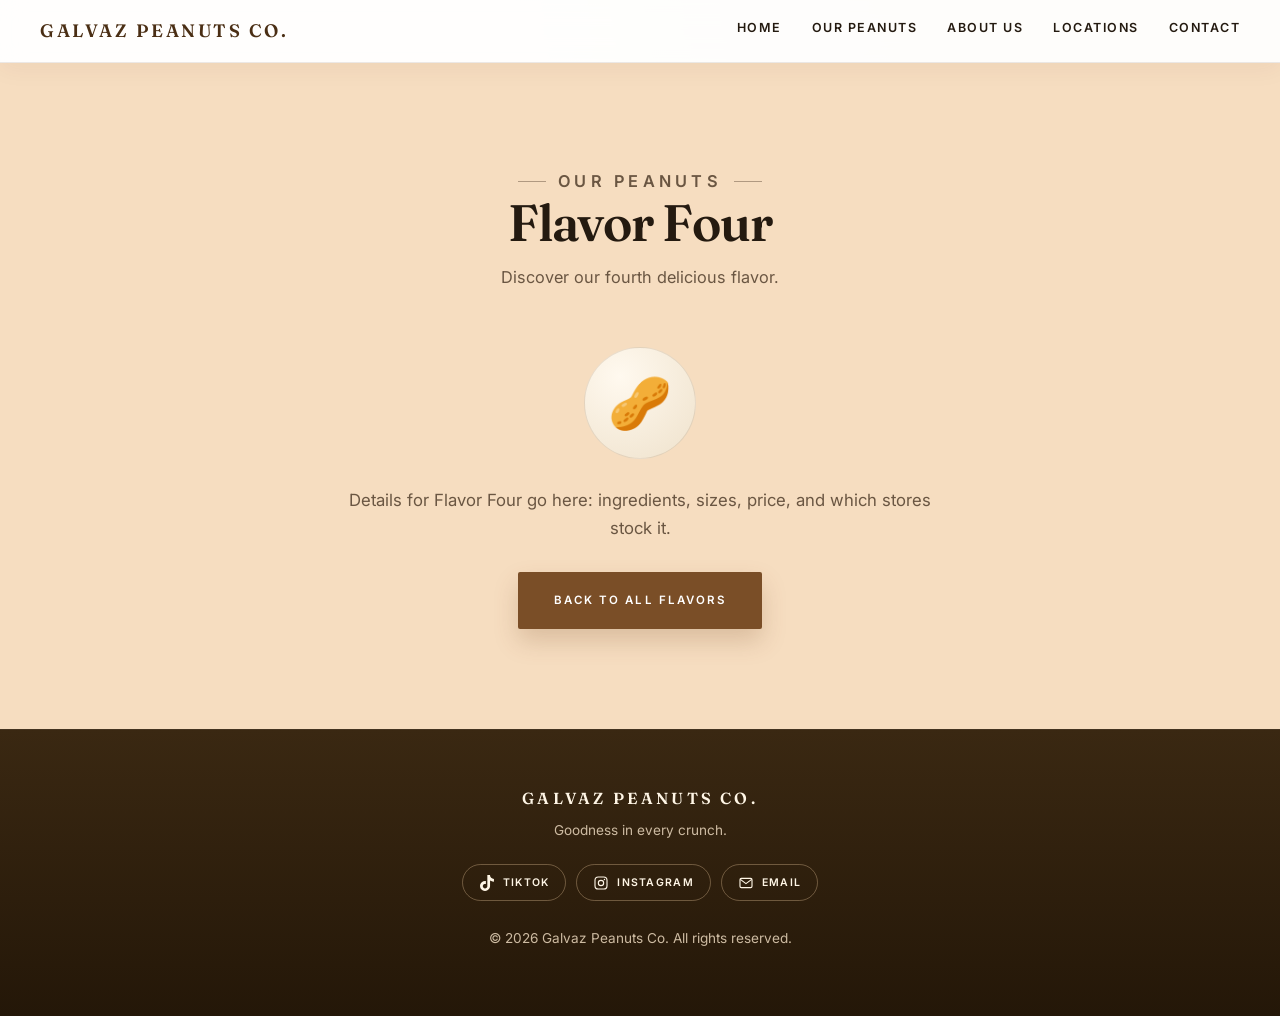
<file: flavor-four.html>
<!DOCTYPE html>
<html lang="en">

<head>
    <meta charset="UTF-8">
    <meta name="viewport" content="width=device-width, initial-scale=1.0">

    <title>Flavor Four | Galvaz Peanuts Co.</title>

    <link rel="stylesheet" href="style.css">

    <!-- Web fonts: Fraunces for headings, Inter for body text -->
    <link rel="preconnect" href="https://fonts.googleapis.com">
    <link rel="preconnect" href="https://fonts.gstatic.com" crossorigin>
    <link href="https://fonts.googleapis.com/css2?family=Fraunces:opsz,wght@9..144,600;9..144,700&family=Inter:wght@400;500;600;700&display=swap" rel="stylesheet">

    <script src="script.js" defer></script>
</head>

<body>

    <!-- Navigation Bar (links point back to index.html) -->
    <header class="navbar">
        <a href="index.html" class="logo">Galvaz Peanuts Co.</a>

        <nav class="nav-links">
            <a href="index.html#home">Home</a>
            <a href="index.html#products">Our Peanuts</a>
            <a href="index.html#about">About Us</a>
            <a href="index.html#locations">Locations</a>
            <a href="index.html#contact">Contact</a>
        </nav>

        <button class="menu-toggle" type="button" aria-label="Open menu">☰</button>
    </header>


    <!-- Single Product Page -->
    <section class="products">

        <div class="section-heading reveal">
            <p class="subtitle">OUR PEANUTS</p>
            <h2>Flavor Four</h2>
            <p>Discover our fourth delicious flavor.</p>
        </div>

        <div class="product-detail">

            <div class="product-image">🥜</div>

            <p>
                Details for Flavor Four go here: ingredients, sizes,
                price, and which stores stock it.
            </p>

            <a href="index.html#products" class="main-button">
                BACK TO ALL FLAVORS
            </a>

        </div>

    </section>


    <!-- Footer -->
    <footer class="footer">

        <h3>GALVAZ PEANUTS CO.</h3>

        <p>Goodness in every crunch.</p>

        <div class="social-links">

            <a href="https://www.tiktok.com/@luisitospeanuts8" target="_blank" rel="noopener">
                <svg viewBox="0 0 24 24" aria-hidden="true" fill="currentColor">
                    <path d="M12.525.02c1.31-.02 2.61-.01 3.91-.02.08 1.53.63 3.09 1.75 4.17 1.12 1.11 2.7 1.62 4.24 1.79v4.03c-1.44-.05-2.89-.35-4.2-.97-.57-.26-1.1-.59-1.62-.93-.01 2.92.01 5.84-.02 8.75-.08 1.4-.54 2.79-1.35 3.94-1.31 1.92-3.58 3.17-5.91 3.21-1.43.08-2.86-.31-4.08-1.03-2.02-1.19-3.44-3.37-3.65-5.71-.02-.5-.03-1-.01-1.49.18-1.9 1.12-3.72 2.58-4.96 1.66-1.44 3.98-2.13 6.15-1.72.02 1.48-.04 2.96-.04 4.44-.99-.32-2.15-.23-3.02.37-.63.41-1.11 1.04-1.36 1.75-.21.51-.15 1.07-.14 1.61.24 1.64 1.82 3.02 3.5 2.87 1.12-.01 2.19-.66 2.77-1.61.19-.33.4-.67.41-1.06.1-1.79.06-3.57.07-5.36.01-4.03-.01-8.05.02-12.07z"/>
                </svg>
                TikTok
            </a>

            <a href="https://www.instagram.com/galvezpeanuts_/" target="_blank" rel="noopener">
                <svg viewBox="0 0 24 24" aria-hidden="true" fill="none" stroke="currentColor" stroke-width="1.7" stroke-linecap="round" stroke-linejoin="round">
                    <rect x="3" y="3" width="18" height="18" rx="5"/>
                    <circle cx="12" cy="12" r="4"/>
                    <circle cx="17.2" cy="6.8" r="1.1" fill="currentColor" stroke="none"/>
                </svg>
                Instagram
            </a>

            <a href="mailto:galvezpeanuts@gmail.com">
                <svg viewBox="0 0 24 24" aria-hidden="true" fill="none" stroke="currentColor" stroke-width="1.7" stroke-linecap="round" stroke-linejoin="round">
                    <rect x="3" y="5" width="18" height="14" rx="2"/>
                    <path d="m4 7 8 6 8-6"/>
                </svg>
                Email
            </a>

        </div>

        <p>© <span id="year"></span> Galvaz Peanuts Co. All rights reserved.</p>

    </footer>

</body>
</html>
</file>
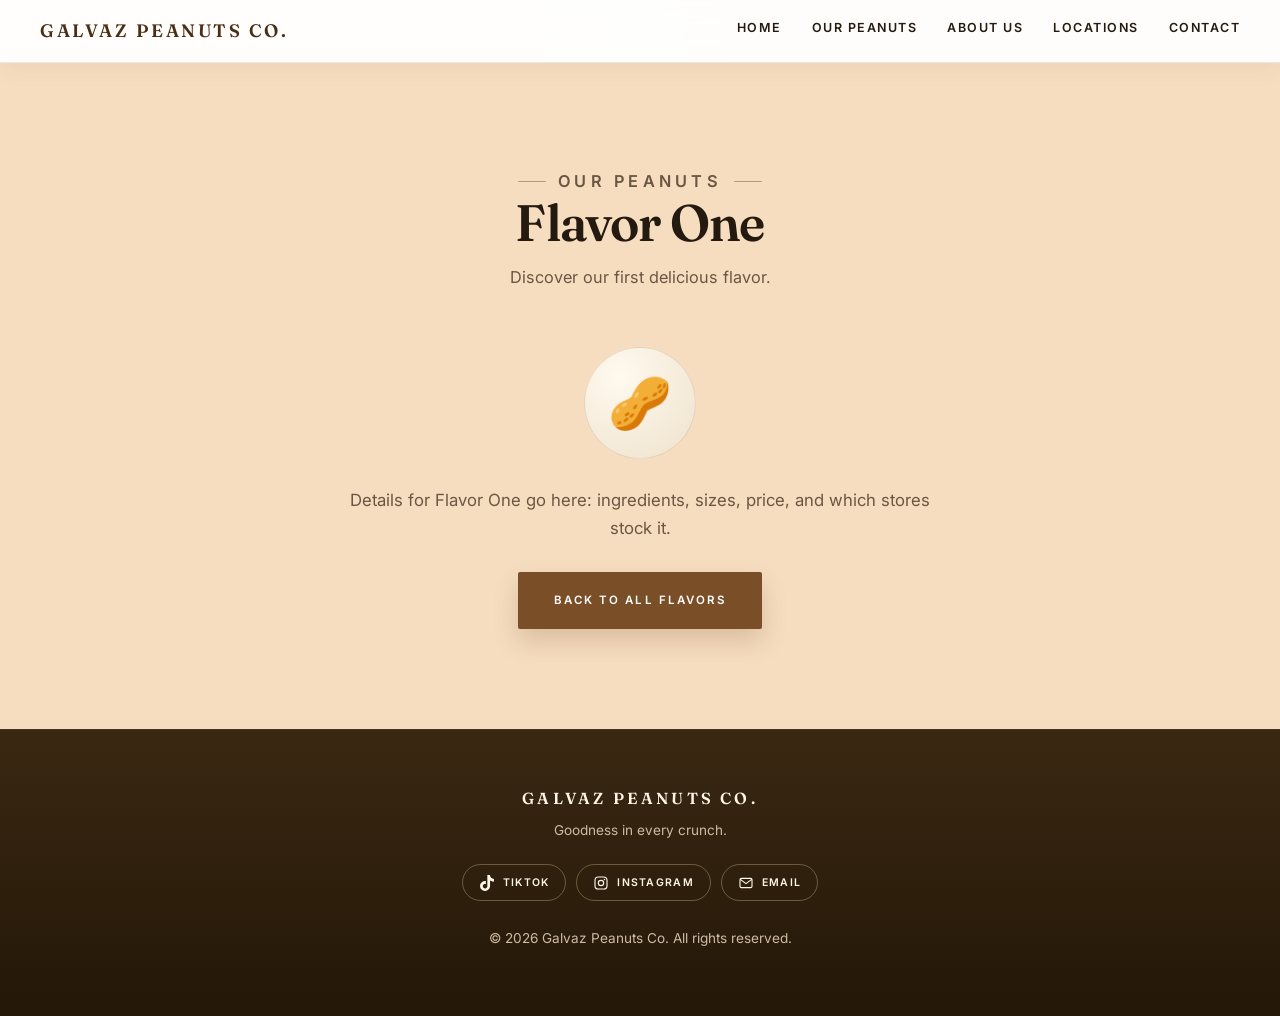
<file: flavor-one.html>
<!DOCTYPE html>
<html lang="en">

<head>
    <meta charset="UTF-8">
    <meta name="viewport" content="width=device-width, initial-scale=1.0">

    <title>Flavor One | Galvaz Peanuts Co.</title>

    <link rel="stylesheet" href="style.css">

    <!-- Web fonts: Fraunces for headings, Inter for body text -->
    <link rel="preconnect" href="https://fonts.googleapis.com">
    <link rel="preconnect" href="https://fonts.gstatic.com" crossorigin>
    <link href="https://fonts.googleapis.com/css2?family=Fraunces:opsz,wght@9..144,600;9..144,700&family=Inter:wght@400;500;600;700&display=swap" rel="stylesheet">

    <script src="script.js" defer></script>
</head>

<body>

    <!-- Navigation Bar (links point back to index.html) -->
    <header class="navbar">
        <a href="index.html" class="logo">Galvaz Peanuts Co.</a>

        <nav class="nav-links">
            <a href="index.html#home">Home</a>
            <a href="index.html#products">Our Peanuts</a>
            <a href="index.html#about">About Us</a>
            <a href="index.html#locations">Locations</a>
            <a href="index.html#contact">Contact</a>
        </nav>

        <button class="menu-toggle" type="button" aria-label="Open menu">☰</button>
    </header>


    <!-- Single Product Page -->
    <section class="products">

        <div class="section-heading reveal">
            <p class="subtitle">OUR PEANUTS</p>
            <h2>Flavor One</h2>
            <p>Discover our first delicious flavor.</p>
        </div>

        <div class="product-detail">

            <div class="product-image">🥜</div>

            <p>
                Details for Flavor One go here: ingredients, sizes,
                price, and which stores stock it.
            </p>

            <a href="index.html#products" class="main-button">
                BACK TO ALL FLAVORS
            </a>

        </div>

    </section>


    <!-- Footer -->
    <footer class="footer">

        <h3>GALVAZ PEANUTS CO.</h3>

        <p>Goodness in every crunch.</p>

        <div class="social-links">

            <a href="https://www.tiktok.com/@luisitospeanuts8" target="_blank" rel="noopener">
                <svg viewBox="0 0 24 24" aria-hidden="true" fill="currentColor">
                    <path d="M12.525.02c1.31-.02 2.61-.01 3.91-.02.08 1.53.63 3.09 1.75 4.17 1.12 1.11 2.7 1.62 4.24 1.79v4.03c-1.44-.05-2.89-.35-4.2-.97-.57-.26-1.1-.59-1.62-.93-.01 2.92.01 5.84-.02 8.75-.08 1.4-.54 2.79-1.35 3.94-1.31 1.92-3.58 3.17-5.91 3.21-1.43.08-2.86-.31-4.08-1.03-2.02-1.19-3.44-3.37-3.65-5.71-.02-.5-.03-1-.01-1.49.18-1.9 1.12-3.72 2.58-4.96 1.66-1.44 3.98-2.13 6.15-1.72.02 1.48-.04 2.96-.04 4.44-.99-.32-2.15-.23-3.02.37-.63.41-1.11 1.04-1.36 1.75-.21.51-.15 1.07-.14 1.61.24 1.64 1.82 3.02 3.5 2.87 1.12-.01 2.19-.66 2.77-1.61.19-.33.4-.67.41-1.06.1-1.79.06-3.57.07-5.36.01-4.03-.01-8.05.02-12.07z"/>
                </svg>
                TikTok
            </a>

            <a href="https://www.instagram.com/galvezpeanuts_/" target="_blank" rel="noopener">
                <svg viewBox="0 0 24 24" aria-hidden="true" fill="none" stroke="currentColor" stroke-width="1.7" stroke-linecap="round" stroke-linejoin="round">
                    <rect x="3" y="3" width="18" height="18" rx="5"/>
                    <circle cx="12" cy="12" r="4"/>
                    <circle cx="17.2" cy="6.8" r="1.1" fill="currentColor" stroke="none"/>
                </svg>
                Instagram
            </a>

            <a href="mailto:galvezpeanuts@gmail.com">
                <svg viewBox="0 0 24 24" aria-hidden="true" fill="none" stroke="currentColor" stroke-width="1.7" stroke-linecap="round" stroke-linejoin="round">
                    <rect x="3" y="5" width="18" height="14" rx="2"/>
                    <path d="m4 7 8 6 8-6"/>
                </svg>
                Email
            </a>

        </div>

        <p>© <span id="year"></span> Galvaz Peanuts Co. All rights reserved.</p>

    </footer>

</body>
</html>
</file>
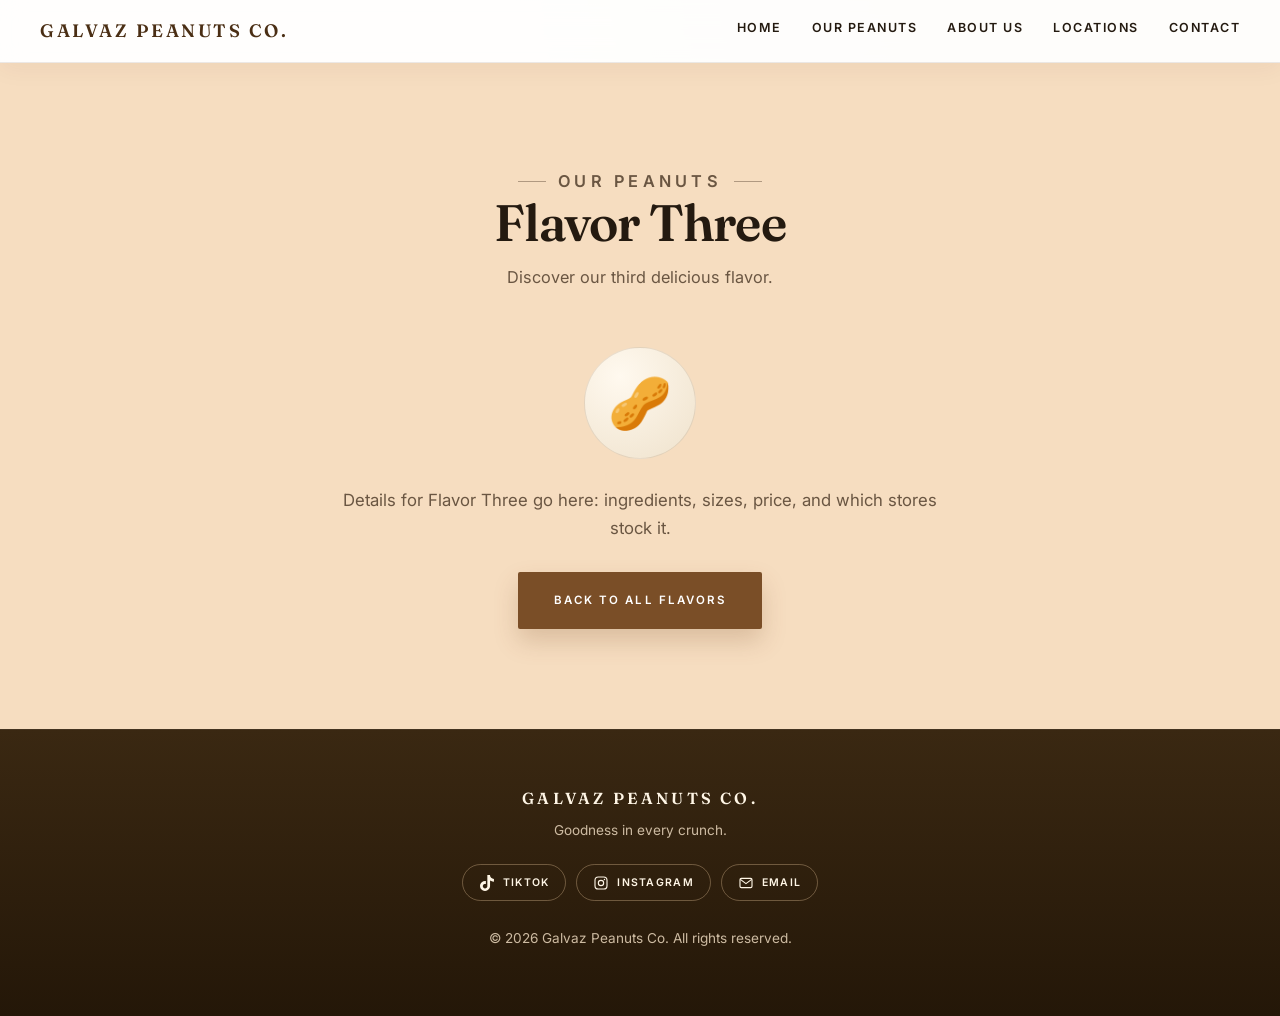
<file: flavor-three.html>
<!DOCTYPE html>
<html lang="en">

<head>
    <meta charset="UTF-8">
    <meta name="viewport" content="width=device-width, initial-scale=1.0">

    <title>Flavor Three | Galvaz Peanuts Co.</title>

    <link rel="stylesheet" href="style.css">

    <!-- Web fonts: Fraunces for headings, Inter for body text -->
    <link rel="preconnect" href="https://fonts.googleapis.com">
    <link rel="preconnect" href="https://fonts.gstatic.com" crossorigin>
    <link href="https://fonts.googleapis.com/css2?family=Fraunces:opsz,wght@9..144,600;9..144,700&family=Inter:wght@400;500;600;700&display=swap" rel="stylesheet">

    <script src="script.js" defer></script>
</head>

<body>

    <!-- Navigation Bar (links point back to index.html) -->
    <header class="navbar">
        <a href="index.html" class="logo">Galvaz Peanuts Co.</a>

        <nav class="nav-links">
            <a href="index.html#home">Home</a>
            <a href="index.html#products">Our Peanuts</a>
            <a href="index.html#about">About Us</a>
            <a href="index.html#locations">Locations</a>
            <a href="index.html#contact">Contact</a>
        </nav>

        <button class="menu-toggle" type="button" aria-label="Open menu">☰</button>
    </header>


    <!-- Single Product Page -->
    <section class="products">

        <div class="section-heading reveal">
            <p class="subtitle">OUR PEANUTS</p>
            <h2>Flavor Three</h2>
            <p>Discover our third delicious flavor.</p>
        </div>

        <div class="product-detail">

            <div class="product-image">🥜</div>

            <p>
                Details for Flavor Three go here: ingredients, sizes,
                price, and which stores stock it.
            </p>

            <a href="index.html#products" class="main-button">
                BACK TO ALL FLAVORS
            </a>

        </div>

    </section>


    <!-- Footer -->
    <footer class="footer">

        <h3>GALVAZ PEANUTS CO.</h3>

        <p>Goodness in every crunch.</p>

        <div class="social-links">

            <a href="https://www.tiktok.com/@luisitospeanuts8" target="_blank" rel="noopener">
                <svg viewBox="0 0 24 24" aria-hidden="true" fill="currentColor">
                    <path d="M12.525.02c1.31-.02 2.61-.01 3.91-.02.08 1.53.63 3.09 1.75 4.17 1.12 1.11 2.7 1.62 4.24 1.79v4.03c-1.44-.05-2.89-.35-4.2-.97-.57-.26-1.1-.59-1.62-.93-.01 2.92.01 5.84-.02 8.75-.08 1.4-.54 2.79-1.35 3.94-1.31 1.92-3.58 3.17-5.91 3.21-1.43.08-2.86-.31-4.08-1.03-2.02-1.19-3.44-3.37-3.65-5.71-.02-.5-.03-1-.01-1.49.18-1.9 1.12-3.72 2.58-4.96 1.66-1.44 3.98-2.13 6.15-1.72.02 1.48-.04 2.96-.04 4.44-.99-.32-2.15-.23-3.02.37-.63.41-1.11 1.04-1.36 1.75-.21.51-.15 1.07-.14 1.61.24 1.64 1.82 3.02 3.5 2.87 1.12-.01 2.19-.66 2.77-1.61.19-.33.4-.67.41-1.06.1-1.79.06-3.57.07-5.36.01-4.03-.01-8.05.02-12.07z"/>
                </svg>
                TikTok
            </a>

            <a href="https://www.instagram.com/galvezpeanuts_/" target="_blank" rel="noopener">
                <svg viewBox="0 0 24 24" aria-hidden="true" fill="none" stroke="currentColor" stroke-width="1.7" stroke-linecap="round" stroke-linejoin="round">
                    <rect x="3" y="3" width="18" height="18" rx="5"/>
                    <circle cx="12" cy="12" r="4"/>
                    <circle cx="17.2" cy="6.8" r="1.1" fill="currentColor" stroke="none"/>
                </svg>
                Instagram
            </a>

            <a href="mailto:galvezpeanuts@gmail.com">
                <svg viewBox="0 0 24 24" aria-hidden="true" fill="none" stroke="currentColor" stroke-width="1.7" stroke-linecap="round" stroke-linejoin="round">
                    <rect x="3" y="5" width="18" height="14" rx="2"/>
                    <path d="m4 7 8 6 8-6"/>
                </svg>
                Email
            </a>

        </div>

        <p>© <span id="year"></span> Galvaz Peanuts Co. All rights reserved.</p>

    </footer>

</body>
</html>
</file>
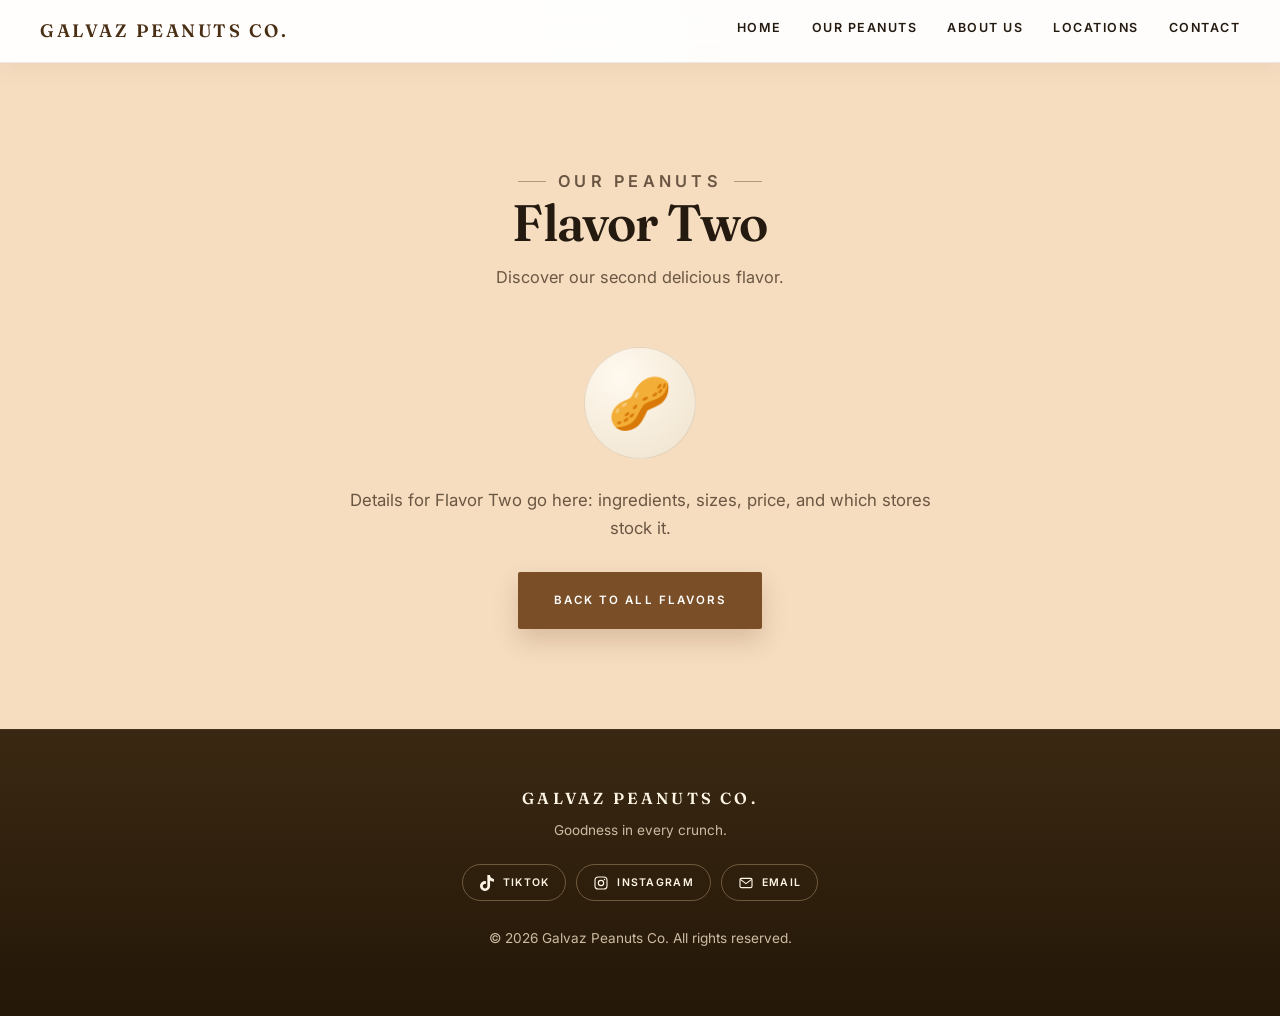
<file: flavor-two.html>
<!DOCTYPE html>
<html lang="en">

<head>
    <meta charset="UTF-8">
    <meta name="viewport" content="width=device-width, initial-scale=1.0">

    <title>Flavor Two | Galvaz Peanuts Co.</title>

    <link rel="stylesheet" href="style.css">

    <!-- Web fonts: Fraunces for headings, Inter for body text -->
    <link rel="preconnect" href="https://fonts.googleapis.com">
    <link rel="preconnect" href="https://fonts.gstatic.com" crossorigin>
    <link href="https://fonts.googleapis.com/css2?family=Fraunces:opsz,wght@9..144,600;9..144,700&family=Inter:wght@400;500;600;700&display=swap" rel="stylesheet">

    <script src="script.js" defer></script>
</head>

<body>

    <!-- Navigation Bar (links point back to index.html) -->
    <header class="navbar">
        <a href="index.html" class="logo">Galvaz Peanuts Co.</a>

        <nav class="nav-links">
            <a href="index.html#home">Home</a>
            <a href="index.html#products">Our Peanuts</a>
            <a href="index.html#about">About Us</a>
            <a href="index.html#locations">Locations</a>
            <a href="index.html#contact">Contact</a>
        </nav>

        <button class="menu-toggle" type="button" aria-label="Open menu">☰</button>
    </header>


    <!-- Single Product Page -->
    <section class="products">

        <div class="section-heading reveal">
            <p class="subtitle">OUR PEANUTS</p>
            <h2>Flavor Two</h2>
            <p>Discover our second delicious flavor.</p>
        </div>

        <div class="product-detail">

            <div class="product-image">🥜</div>

            <p>
                Details for Flavor Two go here: ingredients, sizes,
                price, and which stores stock it.
            </p>

            <a href="index.html#products" class="main-button">
                BACK TO ALL FLAVORS
            </a>

        </div>

    </section>


    <!-- Footer -->
    <footer class="footer">

        <h3>GALVAZ PEANUTS CO.</h3>

        <p>Goodness in every crunch.</p>

        <div class="social-links">

            <a href="https://www.tiktok.com/@luisitospeanuts8" target="_blank" rel="noopener">
                <svg viewBox="0 0 24 24" aria-hidden="true" fill="currentColor">
                    <path d="M12.525.02c1.31-.02 2.61-.01 3.91-.02.08 1.53.63 3.09 1.75 4.17 1.12 1.11 2.7 1.62 4.24 1.79v4.03c-1.44-.05-2.89-.35-4.2-.97-.57-.26-1.1-.59-1.62-.93-.01 2.92.01 5.84-.02 8.75-.08 1.4-.54 2.79-1.35 3.94-1.31 1.92-3.58 3.17-5.91 3.21-1.43.08-2.86-.31-4.08-1.03-2.02-1.19-3.44-3.37-3.65-5.71-.02-.5-.03-1-.01-1.49.18-1.9 1.12-3.72 2.58-4.96 1.66-1.44 3.98-2.13 6.15-1.72.02 1.48-.04 2.96-.04 4.44-.99-.32-2.15-.23-3.02.37-.63.41-1.11 1.04-1.36 1.75-.21.51-.15 1.07-.14 1.61.24 1.64 1.82 3.02 3.5 2.87 1.12-.01 2.19-.66 2.77-1.61.19-.33.4-.67.41-1.06.1-1.79.06-3.57.07-5.36.01-4.03-.01-8.05.02-12.07z"/>
                </svg>
                TikTok
            </a>

            <a href="https://www.instagram.com/galvezpeanuts_/" target="_blank" rel="noopener">
                <svg viewBox="0 0 24 24" aria-hidden="true" fill="none" stroke="currentColor" stroke-width="1.7" stroke-linecap="round" stroke-linejoin="round">
                    <rect x="3" y="3" width="18" height="18" rx="5"/>
                    <circle cx="12" cy="12" r="4"/>
                    <circle cx="17.2" cy="6.8" r="1.1" fill="currentColor" stroke="none"/>
                </svg>
                Instagram
            </a>

            <a href="mailto:galvezpeanuts@gmail.com">
                <svg viewBox="0 0 24 24" aria-hidden="true" fill="none" stroke="currentColor" stroke-width="1.7" stroke-linecap="round" stroke-linejoin="round">
                    <rect x="3" y="5" width="18" height="14" rx="2"/>
                    <path d="m4 7 8 6 8-6"/>
                </svg>
                Email
            </a>

        </div>

        <p>© <span id="year"></span> Galvaz Peanuts Co. All rights reserved.</p>

    </footer>

</body>
</html>
</file>
<file: style.css>
/* ============================================================
   style.css  -  how the Galvaz Peanuts page LOOKS
   ============================================================

   Organised top to bottom, in the same order as index.html:

       1. Colours and base settings
       2. Navigation bar
       3. Hero (the big opening section)
       4. Products
       5. About
       6. Contact form
       7. Footer
       8. Animations
       9. Mobile screens

   A rule looks like:   selector { property: value; }
   The selector is the class from your HTML, e.g. ".hero".
   ============================================================ */


/* ------------------------------------------------------------
   1. COLOURS AND BASE SETTINGS

   Variables store a colour once and reuse it everywhere.
   Change --brown here and the whole site updates.
   ------------------------------------------------------------ */

:root {
    /* Type: two fonts, one for headings, one for everything else.
       Both load from Google Fonts in each HTML file. The names after
       the real font are fallbacks used if the download fails. */
    --font-display: "Fraunces", Georgia, "Times New Roman", serif;
    --font-body: "Inter", "Helvetica Neue", Arial, sans-serif;

    /* Colour */
    --cream: #F4ECDF;        /* page background */
    --cream-light: #FFFCF7;  /* card background */
    --brown: #7A4E27;        /* main brand colour */
    --brown-dark: #4A2E14;   /* hover / footer */
    --gold: #B9822F;         /* small accents */
    --ink: #241A10;          /* main text */
    --muted: #6A5642;        /* secondary text */

    /* One background colour per section, so each band of the page
       looks different as you scroll. */
    --band-products: #F6DDC0;   /* warm peach */
    --band-locations: #DCE4CF;  /* soft sage */
    --band-contact: #E9C6A8;    /* terracotta */

    /* Corners and shadows, so every box matches. */
    --radius: 6px;
    --shadow-soft: 0 12px 30px rgba(74, 46, 20, 0.10);
    --shadow-lift: 0 26px 50px rgba(74, 46, 20, 0.18);
}

/* Removes the browser's default spacing so we control it ourselves. */
* {
    box-sizing: border-box;
}

html {
    /* Links glide instead of jumping (CSS version of the JS smooth scroll). */
    scroll-behavior: smooth;
}

body {
    margin: 0;
    background-color: var(--cream);
    /* A warm glow at the top of the page, behind the hero. */
    background-image: radial-gradient(70% 50% at 85% 0%, rgba(185, 130, 47, 0.14), transparent 65%);
    background-repeat: no-repeat;
    color: var(--ink);
    font-family: var(--font-body);
    line-height: 1.65;
    -webkit-font-smoothing: antialiased;
}

/* The colour of selected text - a small brand touch. */
::selection {
    background-color: var(--gold);
    color: #ffffff;
}

/* Headings use a serif font for a more classic, "brand" feel. */
h1, h2, h3 {
    margin: 0 0 16px;
    font-family: var(--font-display);
    font-weight: 600;
    letter-spacing: -0.015em;
    line-height: 1.08;
}

a {
    color: inherit;
    text-decoration: none;
}

img {
    display: block;
    max-width: 100%;
}

/* A visible gold ring when you tab through the page with the keyboard. */
:focus-visible {
    outline: 2px solid var(--gold);
    outline-offset: 3px;
}

/* Stops the sticky navbar covering the top of each section when you jump to it. */
section {
    scroll-margin-top: 80px;
}


/* ------------------------------------------------------------
   2. NAVIGATION BAR
   ------------------------------------------------------------ */

.navbar {
    /* sticky = stays at the top while you scroll */
    position: sticky;
    top: 0;
    z-index: 100;

    display: flex;
    align-items: center;
    justify-content: space-between;
    gap: 24px;

    padding: 16px 40px;
    /* Slightly see-through, so content blurs underneath as you scroll. */
    background-color: rgba(255, 255, 255, 0.92);
    backdrop-filter: blur(12px);
    border-bottom: 1px solid rgba(74, 46, 20, 0.10);
    box-shadow: 0 6px 24px rgba(74, 46, 20, 0.05);
}

.logo {
    font-family: var(--font-display);
    font-size: 18px;
    font-weight: 600;
    letter-spacing: 0.14em;
    text-transform: uppercase;
    color: var(--brown-dark);
    white-space: nowrap;
}

.nav-links {
    display: flex;
    gap: 30px;
}

.nav-links a {
    position: relative;
    padding-bottom: 6px;
    font-size: 12.5px;
    font-weight: 600;
    letter-spacing: 0.12em;
    text-transform: uppercase;
    transition: color 0.2s;
}

/* The underline that grows out from the left on hover.
   It is an invisible line that widens, not a real border, so it
   slides instead of snapping on. */
.nav-links a::after {
    content: "";
    position: absolute;
    left: 0;
    bottom: 0;
    width: 100%;
    height: 2px;
    background-color: var(--brown);
    transform: scaleX(0);
    transform-origin: left;
    transition: transform 0.25s ease;
}

/* .active is added by script.js for the section you are viewing. */
.nav-links a:hover,
.nav-links a.active {
    color: var(--brown);
}

.nav-links a:hover::after,
.nav-links a.active::after {
    transform: scaleX(1);
}

/* Hidden on desktop, shown on phones (rule 9). */
.menu-toggle {
    display: none;
}


/* ------------------------------------------------------------
   3. HERO
   Two columns: text on the left, image on the right.
   ------------------------------------------------------------ */

.hero {
    display: grid;
    /* A little more room for the text than the photo. */
    grid-template-columns: 1.05fr 1fr;
    align-items: center;
    gap: 64px;

    max-width: 1200px;
    margin: 0 auto;
    padding: 110px 40px 120px;
}

.subtitle {
    margin-bottom: 16px;
    font-size: 11.5px;
    font-weight: 600;
    letter-spacing: 0.26em;
    text-transform: uppercase;
    color: var(--brown);
}

/* A short line in front of the label, like most modern sites use. */
.hero .subtitle {
    display: inline-flex;
    align-items: center;
    gap: 12px;
}

.hero .subtitle::before {
    content: "";
    width: 32px;
    height: 1px;
    background-color: currentColor;
    opacity: 0.55;
}

.hero h1 {
    /* clamp(min, ideal, max) = scales with screen width, never too small or big. */
    font-size: clamp(3rem, 7.5vw, 5.4rem);
    line-height: 0.98;
    letter-spacing: -0.03em;
    margin-bottom: 26px;
}

.hero-description {
    max-width: 40ch;
    margin-bottom: 36px;
    font-size: 1.12rem;
    color: var(--muted);
}

.main-button {
    display: inline-block;
    padding: 19px 36px;
    background-color: var(--brown);
    color: #ffffff;
    font-family: inherit;
    font-size: 11.5px;
    font-weight: 600;
    letter-spacing: 0.18em;
    text-transform: uppercase;
    border: none;
    border-radius: 2px;
    cursor: pointer;
    box-shadow: 0 12px 24px rgba(122, 78, 39, 0.22);
    transition: background-color 0.2s, transform 0.2s, box-shadow 0.2s;
}

.main-button:hover {
    background-color: var(--brown-dark);
    transform: translateY(-2px);
    box-shadow: 0 18px 32px rgba(74, 46, 20, 0.28);
}

/* The photo gets a thin offset frame behind it - a common
   magazine-style trick that makes a plain image feel designed. */
.hero-image {
    position: relative;
}

.hero-image::before {
    content: "";
    position: absolute;
    inset: 22px -22px -22px 22px;
    border: 1px solid rgba(122, 78, 39, 0.30);
    border-radius: var(--radius);
}

.hero-image img {
    /* position: relative lifts the photo above the frame. */
    position: relative;
    width: 100%;
    /* Keeps the image the same shape whatever size loads. */
    aspect-ratio: 7 / 6;
    object-fit: cover;
    border-radius: var(--radius);
    box-shadow: var(--shadow-lift);
}


/* ------------------------------------------------------------
   4. PRODUCTS
   ------------------------------------------------------------ */

/* Each section paints its own colour right across the page.
   The padding is what keeps the content centred and 1200px wide:
   max(40px, ...) means "whichever is bigger", so phones get 40px
   and wide screens get the extra space split evenly. */
.products {
    background-color: var(--band-products);
    padding: 100px max(40px, calc((100% - 1200px) / 2));
}

.section-heading {
    max-width: 660px;
    margin: 0 auto 56px;
    text-align: center;
}

/* Short lines either side of the small label above each heading. */
.section-heading .subtitle {
    display: inline-flex;
    align-items: center;
    gap: 12px;
}

.section-heading .subtitle::before,
.section-heading .subtitle::after {
    content: "";
    width: 28px;
    height: 1px;
    background-color: currentColor;
    opacity: 0.5;
}

.section-heading h2 {
    font-size: clamp(2.1rem, 4.6vw, 3.2rem);
    margin-bottom: 14px;
}

.section-heading p {
    margin: 0;
    font-size: 1.02rem;
    color: var(--muted);
}

.product-grid {
    display: grid;
    /* auto-fit + minmax: as many columns as fit, each at least 230px. */
    grid-template-columns: repeat(auto-fit, minmax(230px, 1fr));
    gap: 26px;
}

.product-card {
    display: flex;
    flex-direction: column;
    padding: 34px 26px 30px;
    text-align: center;
    background-color: var(--cream-light);
    border: 1px solid rgba(74, 46, 20, 0.10);
    border-radius: var(--radius);
    box-shadow: 0 2px 6px rgba(74, 46, 20, 0.04);
    transition: transform 0.25s ease, box-shadow 0.25s ease, border-color 0.25s ease;
}

.product-card:hover {
    transform: translateY(-8px);
    border-color: rgba(122, 78, 39, 0.28);
    box-shadow: var(--shadow-lift);
}

/* The emoji sits in a soft circle instead of floating in empty space. */
.product-image {
    display: grid;
    place-items: center;
    width: 88px;
    height: 88px;
    margin: 0 auto 24px;
    font-size: 2.4rem;
    line-height: 1;
    border-radius: 50%;
    background: radial-gradient(circle at 32% 26%, #FFF9EF, #EFE2CC);
    border: 1px solid rgba(122, 78, 39, 0.14);
}

.product-card h3 {
    font-size: 1.35rem;
    margin-bottom: 10px;
}

.product-card p {
    /* flex-grow pushes the button to the bottom of every card. */
    flex-grow: 1;
    margin: 0 0 22px;
    font-size: 0.95rem;
    color: var(--muted);
}

.product-button {
    align-self: center;
    padding: 12px 22px;
    font-size: 11px;
    font-weight: 600;
    letter-spacing: 0.16em;
    text-transform: uppercase;
    color: var(--brown);
    border: 1px solid rgba(122, 78, 39, 0.45);
    transition: background-color 0.2s, color 0.2s, border-color 0.2s;
}

.product-button:hover {
    background-color: var(--brown);
    border-color: var(--brown);
    color: #ffffff;
}

/* Single-product page (flavor-one.html, flavor-two.html, ...) */
.product-detail {
    max-width: 620px;
    margin: 0 auto;
    text-align: center;
}

.product-detail .product-image {
    width: 112px;
    height: 112px;
    margin-bottom: 28px;
    font-size: 3.2rem;
}

.product-detail p {
    margin-bottom: 30px;
    font-size: 1.05rem;
    color: var(--muted);
}


/* ------------------------------------------------------------
   5. ABOUT
   Full-width brown band for contrast.
   ------------------------------------------------------------ */

.about {
    padding: 110px 40px;
    /* A diagonal gradient instead of one flat colour, so the band has depth. */
    background: linear-gradient(135deg, #4A2E14 0%, #6B4423 55%, #52351A 100%);
    border-top: 1px solid rgba(233, 199, 155, 0.18);
    border-bottom: 1px solid rgba(233, 199, 155, 0.18);
    text-align: center;
}

.about-content {
    max-width: 680px;
    margin: 0 auto;
}

/* Lighter gold on the brown background, so the label stays readable. */
.about .subtitle {
    color: #E9C79B;
}

.about h2 {
    font-size: clamp(2.1rem, 4.6vw, 3.2rem);
    color: #FFF8EC;
}

.about p {
    color: #EADCC6;
    font-size: 1.05rem;
    line-height: 1.75;
}


/* ------------------------------------------------------------
   6. CONTACT FORM
   ------------------------------------------------------------ */

.contact {
    background-color: var(--band-contact);
    padding: 90px max(40px, calc((100% - 700px) / 2));
    text-align: center;
}

.contact > p {
    color: var(--muted);
}

.contact-form {
    display: flex;
    flex-direction: column;
    gap: 14px;
    margin-top: 30px;
    text-align: left;
}

.contact-form input,
.contact-form textarea {
    width: 100%;
    padding: 14px 16px;
    font: inherit;
    color: var(--ink);
    background-color: var(--cream-light);
    border: 1px solid rgba(121, 81, 46, 0.25);
}

.contact-form input:focus,
.contact-form textarea:focus {
    outline: 2px solid var(--brown);
    outline-offset: 1px;
}

.contact-form textarea {
    min-height: 150px;
    resize: vertical;
}

/* Empty space reserved for the success/error message from script.js. */
#form-message {
    min-height: 24px;
    margin: 0;
    font-size: 0.9rem;
    font-weight: 600;
    color: var(--brown-dark);
}

.contact-form .main-button {
    align-self: center;
}


/* ------------------------------------------------------------
   STORE LOCATOR
   ------------------------------------------------------------ */

.locations {
    background-color: var(--band-locations);
    padding: 100px max(40px, calc((100% - 1200px) / 2));
}

.map {
    position: relative;
    /* z-index 0 keeps Leaflet's zoom buttons under the sticky navbar */
    z-index: 0;
    height: 440px;
    margin-bottom: 40px;
    border: 1px solid rgba(74, 46, 20, 0.14);
    border-radius: var(--radius);
    /* Rounds off the map's corners. */
    overflow: hidden;
    box-shadow: var(--shadow-soft);
}

.store-list {
    display: grid;
    grid-template-columns: repeat(auto-fit, minmax(260px, 1fr));
    gap: 0 40px;
    margin: 0;
    padding: 0;
    list-style: none;
}

.store-list li {
    display: flex;
    align-items: baseline;
    justify-content: space-between;
    gap: 14px;
    padding: 14px 12px;
    border-bottom: 1px solid rgba(74, 46, 20, 0.12);
    border-radius: 2px;
    font-size: 0.92rem;
    transition: background-color 0.2s ease;
}

/* The row you are pointing at gets a faint tint. */
.store-list li:hover {
    background-color: rgba(122, 78, 39, 0.06);
}

.store-address {
    color: var(--ink);
}

.store-address strong {
    font-weight: 600;
}

.store-directions {
    flex-shrink: 0;
    font-size: 10.5px;
    font-weight: 600;
    letter-spacing: 0.12em;
    text-transform: uppercase;
    color: var(--brown);
    border-bottom: 1px solid rgba(122, 78, 39, 0.5);
    transition: color 0.2s, border-color 0.2s;
}

.store-directions:hover {
    color: var(--brown-dark);
    border-bottom-color: var(--brown-dark);
}


/* ------------------------------------------------------------
   7. FOOTER
   ------------------------------------------------------------ */

.footer {
    padding: 60px 24px;
    background: linear-gradient(180deg, #3A2812 0%, #241708 100%);
    border-top: 1px solid rgba(233, 199, 155, 0.16);
    text-align: center;
}

.footer h3 {
    margin-bottom: 12px;
    font-family: var(--font-display);
    font-size: 1rem;
    font-weight: 600;
    letter-spacing: 0.2em;
    color: #FFF6E6;
}

.footer p {
    margin: 6px 0;
    font-size: 0.85rem;
    color: #CDBBA2;
}

/* Social buttons: one row of outlined pills under the tagline. */
.social-links {
    display: flex;
    flex-wrap: wrap;
    justify-content: center;
    gap: 10px;
    margin: 22px 0 26px;
}

.social-links a {
    display: inline-flex;
    align-items: center;
    gap: 8px;
    padding: 9px 16px;
    font-size: 10.5px;
    font-weight: 600;
    letter-spacing: 0.12em;
    text-transform: uppercase;
    color: #FFF6E6;
    border: 1px solid rgba(233, 199, 155, 0.35);
    border-radius: 999px;
    transition: background-color 0.2s, border-color 0.2s;
}

.social-links a:hover {
    background-color: rgba(233, 199, 155, 0.16);
    border-color: rgba(233, 199, 155, 0.7);
}

.social-links svg {
    width: 16px;
    height: 16px;
    flex-shrink: 0;
}


/* ------------------------------------------------------------
   8. ANIMATIONS

   Decoration only - if a browser ignores these rules the site
   still works normally.

   There are two kinds:

   - .reveal  : starts invisible, then fades up the first time it
                scrolls into view. script.js adds .is-visible.
   - keyframes: play once by themselves when the page loads
                (the hero, and the single flavour pages).
   ------------------------------------------------------------ */

/* The movement every animation below shares.
   It changes "translate" and "opacity" rather than the "transform"
   property, so it never fights the hover lift on the cards. */
@keyframes fade-up {
    from {
        opacity: 0;
        translate: 0 26px;
    }
    to {
        opacity: 1;
        translate: 0 0;
    }
}

/* Waiting state: invisible until script.js notices it on screen. */
.reveal {
    opacity: 0;
}

.reveal.is-visible {
    /* "both" holds the last frame, so the element stays visible.
       --delay is set per element in script.js to make a stagger. */
    animation: fade-up 0.8s ease both;
    animation-delay: var(--delay, 0s);
}


/* ---- Hero: each piece arrives just after the one above it ---- */

.hero-content > * {
    animation: fade-up 0.8s ease both;
}

.hero-content > :nth-child(1) { animation-delay: 0.1s; }
.hero-content > :nth-child(2) { animation-delay: 0.2s; }
.hero-content > :nth-child(3) { animation-delay: 0.35s; }
.hero-content > :nth-child(4) { animation-delay: 0.5s; }

/* The photo fades in and settles from a slightly larger size. */
@keyframes fade-scale {
    from {
        opacity: 0;
        scale: 1.04;
    }
    to {
        opacity: 1;
        scale: 1;
    }
}

.hero-image {
    animation: fade-scale 1.1s ease 0.25s both;
}


/* ---- Product cards and flavour pages ---- */

/* The peanut emoji lifts slightly when you hover its card. */
.product-card .product-image {
    transition: transform 0.35s ease, box-shadow 0.35s ease;
}

.product-card:hover .product-image {
    transform: scale(1.06);
    box-shadow: 0 10px 20px rgba(74, 46, 20, 0.12);
}

/* Single flavour page: the product fades in when it opens. */
.product-detail {
    animation: fade-up 0.8s ease 0.15s both;
}


/* ---- Visitors who ask their system to "reduce motion" ----
   The animations are switched off, and nothing stays hidden. */

@media (prefers-reduced-motion: reduce) {

    .reveal {
        opacity: 1;
        animation: none;
    }

    .hero-content > *,
    .hero-image,
    .product-detail {
        animation: none;
    }

    .product-card:hover .product-image {
        transform: none;
    }
}


/* ------------------------------------------------------------
   9. MOBILE SCREENS
   Everything inside @media only applies below that width.
   ------------------------------------------------------------ */

@media (max-width: 900px) {

    /* Hero becomes one column instead of two. */
    .hero {
        grid-template-columns: 1fr;
        gap: 48px;
        padding: 80px 24px 90px;
    }

    /* The offset frame would poke off the side of a phone screen. */
    .hero-image::before {
        display: none;
    }

    .products,
    .contact {
        padding: 80px 24px;
    }

    .locations {
        padding: 80px 24px;
    }

    .map {
        height: 360px;
    }

    /* Below this width the full menu is still showing, so it needs
       slightly smaller text and gaps to fit on one line. */
    .navbar {
        padding: 14px 24px;
    }

    .logo {
        font-size: 15px;
    }

    .nav-links {
        gap: 18px;
    }

    .nav-links a {
        font-size: 11.5px;
        letter-spacing: 0.08em;
    }

    .about {
        padding: 88px 24px;
    }
}

@media (max-width: 700px) {

    .navbar {
        padding: 14px 20px;
    }

    .logo {
        font-size: 14px;
        letter-spacing: 0.10em;
    }

    /* A slightly smaller headline on phones, so it does not crowd the screen. */
    .hero h1 {
        font-size: clamp(2.5rem, 10vw, 3.4rem);
    }

    /* Show the hamburger button. */
    .menu-toggle {
        display: block;
        padding: 4px 8px;
        background: none;
        border: none;
        font-size: 1.6rem;
        line-height: 1;
        color: var(--brown-dark);
        cursor: pointer;
    }

    /* The menu is hidden until .open is added by script.js. */
    .nav-links {
        display: none;
        position: absolute;
        top: 100%;
        left: 0;
        right: 0;
        flex-direction: column;
        gap: 0;
        padding: 8px 20px 16px;
        background-color: #ffffff;
        border-bottom: 1px solid rgba(121, 81, 46, 0.15);
    }

    .nav-links.open {
        display: flex;
    }

    .nav-links a {
        padding: 12px 0;
        font-size: 12.5px;
        letter-spacing: 0.12em;
        border-bottom: 1px solid rgba(121, 81, 46, 0.12);
    }

    /* The sliding underline is a desktop touch. In the stacked menu it
       would sit right on top of the row divider, so switch it off. */
    .nav-links a::after {
        display: none;
    }
}
</file>
